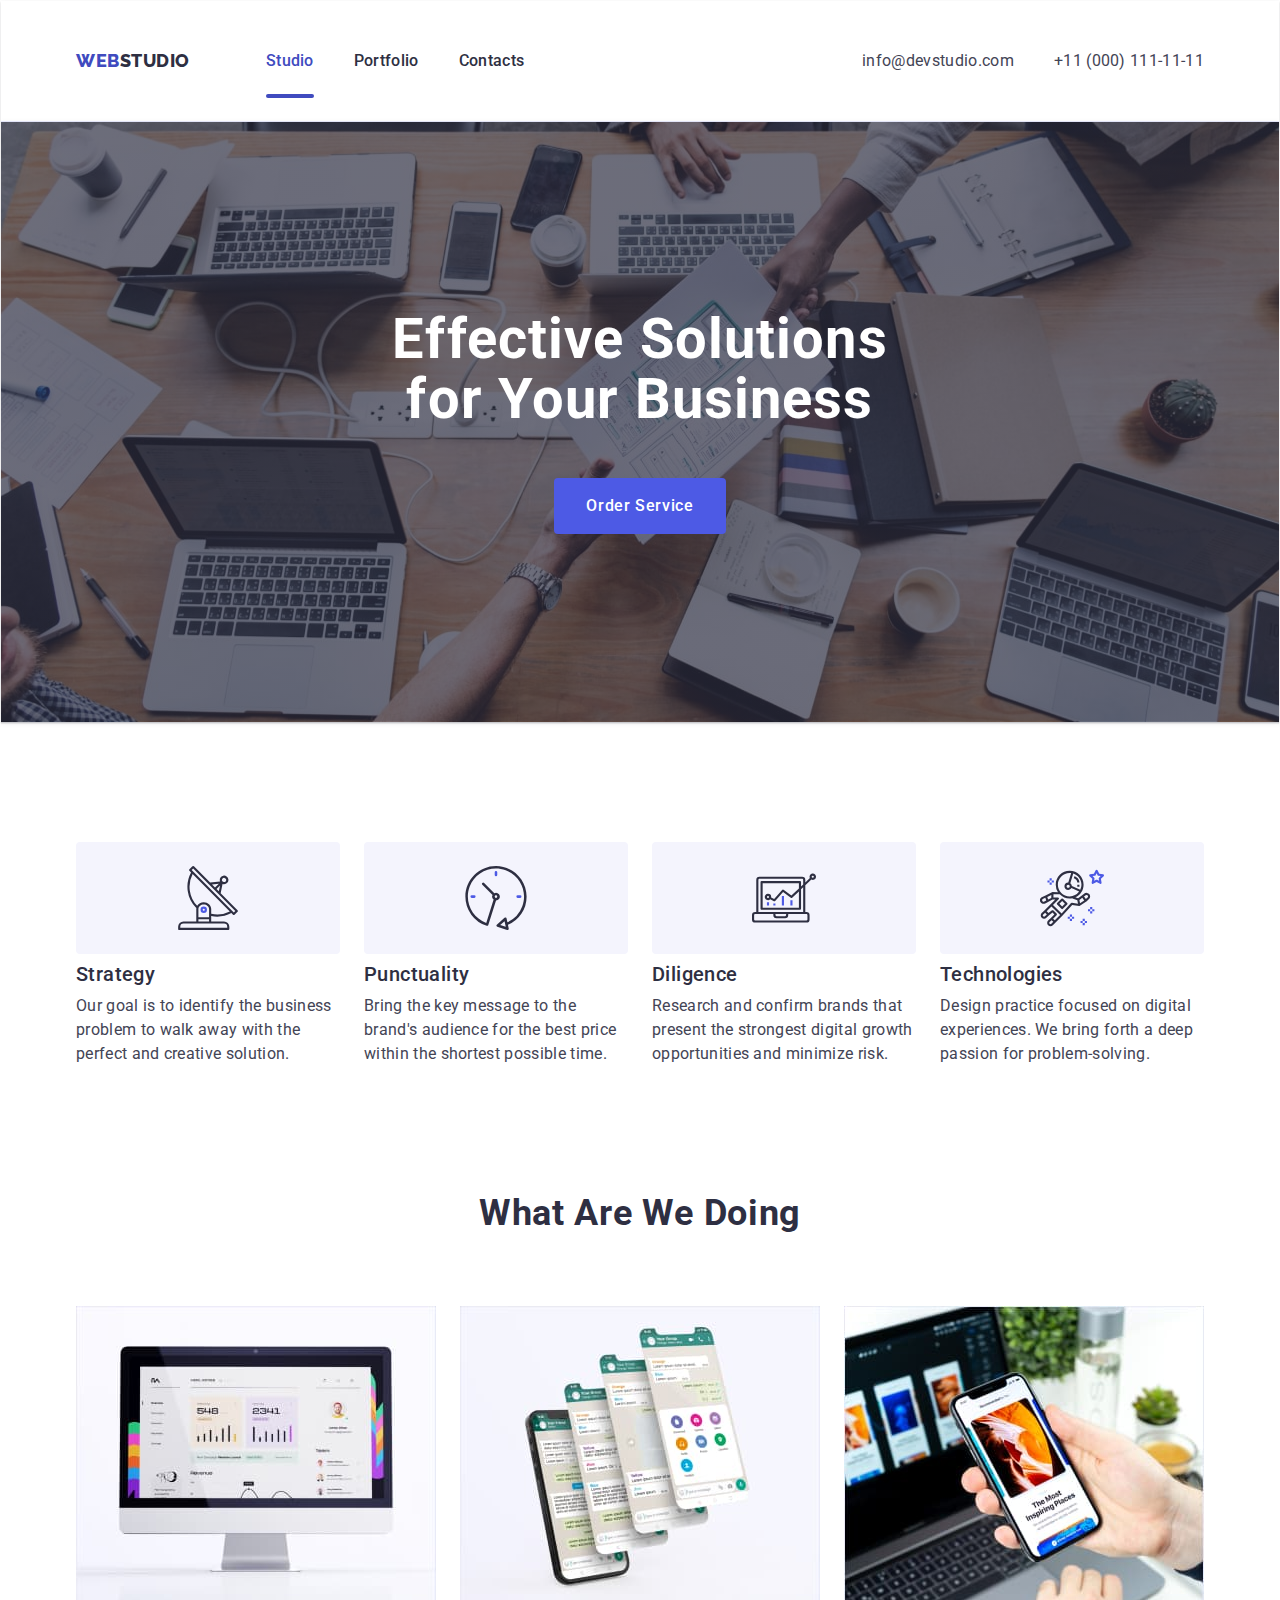
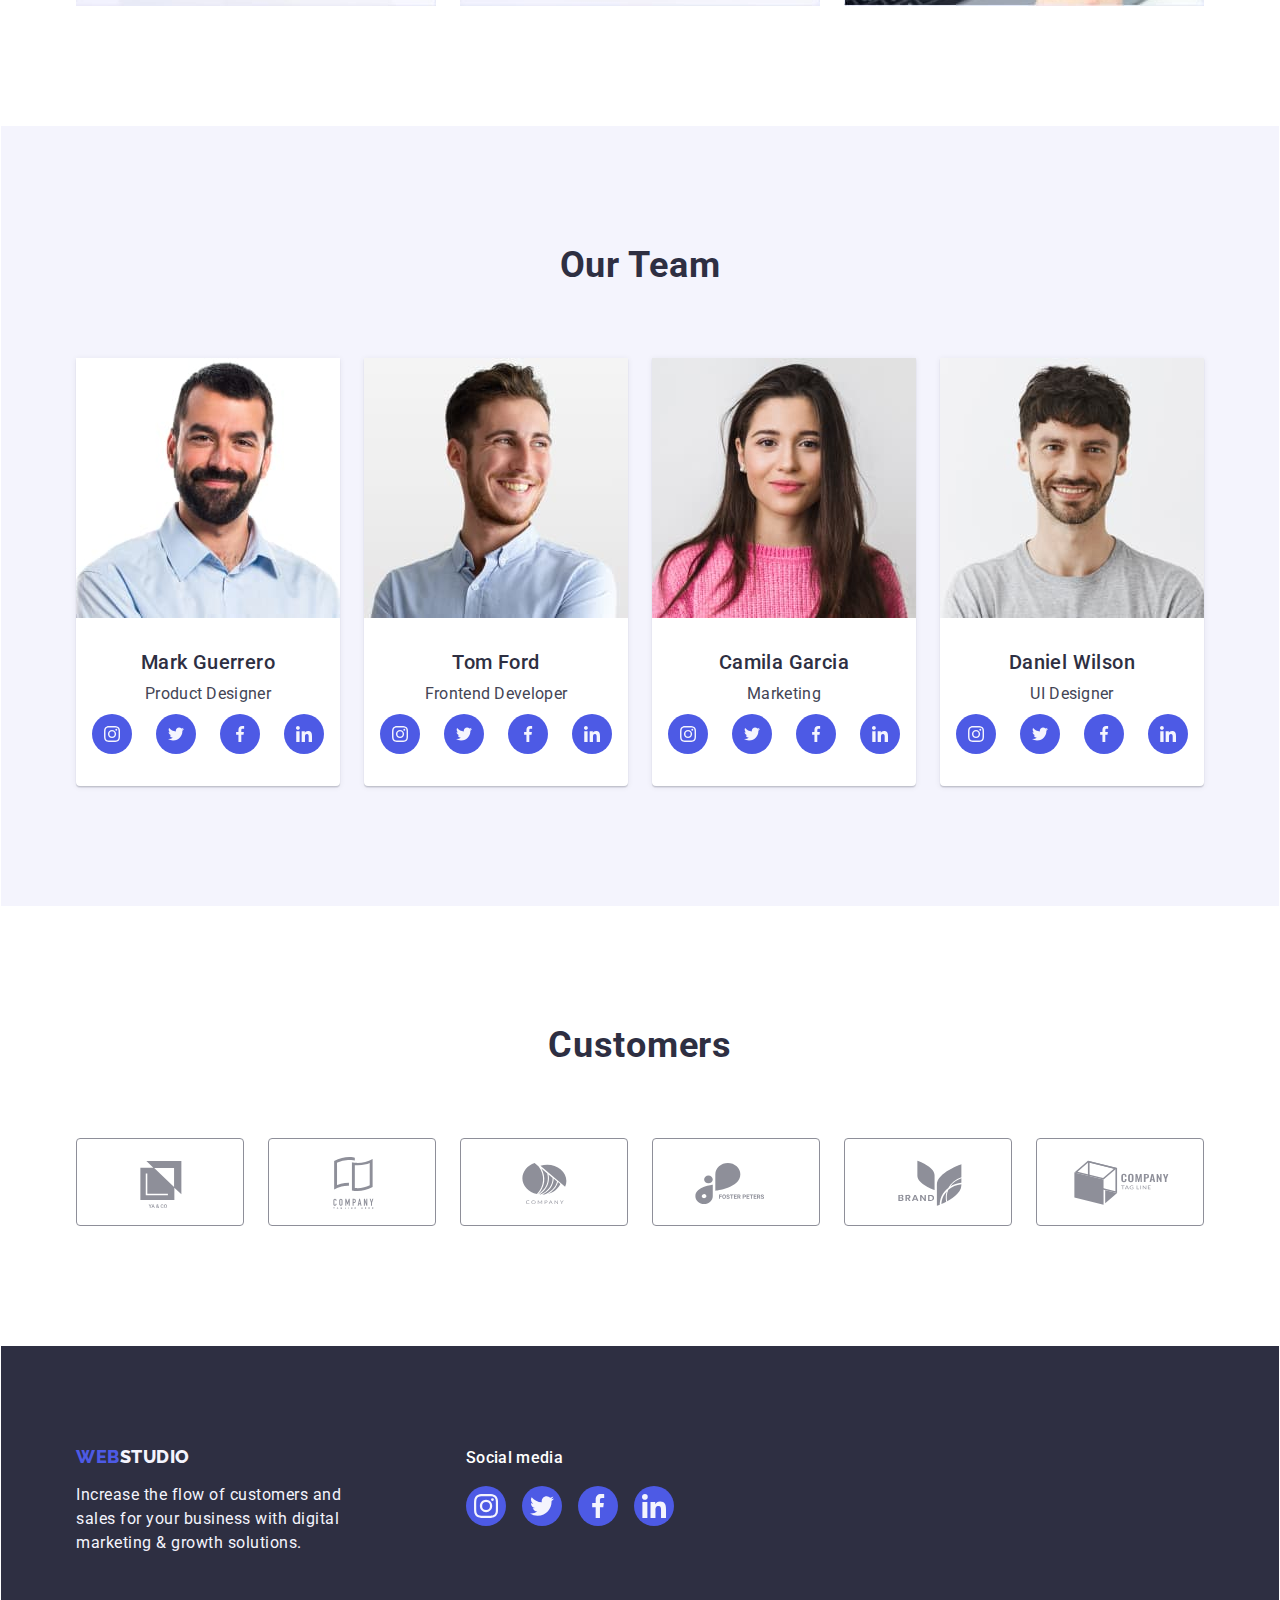
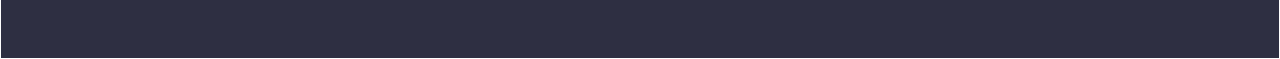
<file: index.html>
<!DOCTYPE html>
<html lang="en">
  <head>
    <meta charset="UTF-8" />
    <meta http-equiv="X-UA-Compatible" content="IE=edge" />
    <meta name="viewport" content="width=device-width, initial-scale=1.0" />
    <title>WEBSTUDIO</title>
    <link rel="preconnect" href="https://fonts.googleapis.com" />
    <link rel="preconnect" href="https://fonts.gstatic.com" crossorigin />
    <link
      href="https://fonts.googleapis.com/css2?family=Raleway:wght@800&family=Roboto:wght@400;500;700;900&display=swap"
      rel="stylesheet"
    />
    <link
      rel="stylesheet"
      href="https://cdnjs.cloudflare.com/ajax/libs/modern-normalize/2.0.0/modern-normalize.min.css"
    />
    <link rel="stylesheet" href="./css/style.css" />
  </head>
  <body>
    <!---------------------------- Header --------------------->
    <header class="header">
      <div class="container header-container">
        <nav class="header-navigation">
          <a href="./index.html" class="header-logo"
            >Web<span class="span-logo">Studio</span></a
          >
          <ul class="header-list list">
            <li>
              <a class="menu-item link current" href="./index.html">Studio</a>
            </li>
            <li>
              <a class="menu-item link" href="./portfolio.html">Portfolio</a>
            </li>
            <li><a class="menu-item link" href="">Contacts</a></li>
          </ul>
        </nav>
        <address class="header-address">
          <ul class="list">
            <li>
              <a
                class="header-address-link link"
                href="mailto:info@devstudio.com"
                >info@devstudio.com</a
              >
            </li>
            <li>
              <a class="header-address-link link" href="tel:+110001111111"
                >+11 (000) 111-11-11</a
              >
            </li>
          </ul>
        </address>
      </div>
    </header>

    <!-- main -->
    <main>
      <!-------------- SECTION 1 ------------------>
      <section class="hero">
        <div class="container hero-container">
          <h1 class="hero-title">Effective Solutions for Your Business</h1>
          <button class="button-service" type="button" data-modal-open>
            Order Service
          </button>
        </div>
      </section>

      <!-------------------------- section-2 ---------------->
      <section class="skills">
        <div class="container section-2-list-div">
          <h2 class="visually-hidden">about us</h2>
          <ul class="list">
            <li class="characteristics">
              <!-- strategy -->
              <div class="icon-characteristics">
                <svg class="about-icon" width="64" height="64">
                  <use href="./images/icons.svg#icon-antenna-1"></use>
                </svg>
              </div>

              <h3 class="second-title">Strategy</h3>
              <p class="paragraf">
                Our goal is to identify the business problem to walk away with
                the perfect and creative solution.
              </p>
            </li>
            <li class="characteristics">
              <!-- Punctuality -->
              <div class="icon-characteristics">
                <svg class="about-icon" width="64" height="64">
                  <use href="./images/icons.svg#icon-clock-1"></use>
                </svg>
              </div>
              <h3 class="second-title">Punctuality</h3>
              <p class="paragraf">
                Bring the key message to the brand's audience for the best price
                within the shortest possible time.
              </p>
            </li>
            <li class="characteristics">
              <!-- Diligence -->
              <div class="icon-characteristics">
                <svg class="about-icon" width="64" height="64">
                  <use href="./images/icons.svg#icon-diagram-1"></use>
                </svg>
              </div>
              <h3 class="second-title">Diligence</h3>
              <p class="paragraf">
                Research and confirm brands that present the strongest digital
                growth opportunities and minimize risk.
              </p>
            </li>
            <li class="characteristics">
              <!-- Technologies -->
              <div class="icon-characteristics">
                <svg class="about-icon" width="64" height="64">
                  <use href="./images/icons.svg#icon-astronaut-1"></use>
                </svg>
              </div>
              <h3 class="second-title">Technologies</h3>
              <p class="paragraf">
                Design practice focused on digital experiences. We bring forth a
                deep passion for problem-solving.
              </p>
            </li>
          </ul>
        </div>
      </section>

      <!------------------------------ section-3 -->
      <section class="doing">
        <div class="container section-3-list-div">
          <h2 class="title-main">What are we doing</h2>
          <ul class="list">
            <li class="work">
              <img
                src="./images/img1.jpg"
                alt="Laptop"
                width="360"
                height="300"
              />
            </li>
            <li class="work">
              <img
                src="./images/img2.jpg"
                alt="smartphone"
                width="360"
                height="300"
              />
            </li>
            <li class="work">
              <img
                src="./images/img3.jpg"
                alt="phone in hand"
                width="360"
                height="300"
              />
            </li>
          </ul>
        </div>
      </section>

      <!--------------------------------- section-4 --------------->
      <section class="sec-ourteam">
        <div class="container section-4-list-div">
          <h2 class="title-main">Our Team</h2>
          <ul class="list our-team">
            <!-- Mark Guerrero -->
            <li class="list-foto">
              <img
                src="./images/imgMark.jpg"
                alt="MarkGuerrero"
                width="264"
                height="260"
              />
              <div class="pib">
                <h3 class="second-title">Mark Guerrero</h3>
                <p class="paragraf">Product Designer</p>
                <ul class="social-networks-list">
                  <li class="list social-networks-item">
                    <a
                      class="social-networks"
                      href=""
                      target="_blank"
                      rel="noopener noreferrer"
                      ><svg class="team-social-icon" width="16" height="16">
                        <use
                          href="./images/icons.svg#icon-instagram"
                        ></use></svg
                    ></a>
                  </li>
                  <li class="list social-networks-item">
                    <a
                      class="social-networks"
                      href=""
                      target="_blank"
                      rel="noopener noreferrer"
                      ><svg class="team-social-icon" width="16" height="16">
                        <use href="./images/icons.svg#icon-twitter"></use></svg
                    ></a>
                  </li>

                  <li class="list social-networks-item">
                    <a
                      class="social-networks"
                      href=""
                      target="_blank"
                      rel="noopener noreferrer"
                      ><svg class="team-social-icon" width="16" height="16">
                        <use href="./images/icons.svg#icon-facebook"></use></svg
                    ></a>
                  </li>

                  <li class="list social-networks-item">
                    <a
                      class="social-networks"
                      href=""
                      target="_blank"
                      rel="noopener noreferrer"
                      ><svg class="team-social-icon" width="16" height="16">
                        <use href="./images/icons.svg#icon-linkedin"></use></svg
                    ></a>
                  </li>
                </ul>
              </div>
            </li>

            <!-- Tom Ford -->
            <li class="list-foto">
              <img
                src="./images/imgTom.jpg"
                alt="TomFord"
                width="264"
                height="260"
              />
              <div class="pib">
                <h3 class="second-title">Tom Ford</h3>
                <p class="paragraf">Frontend Developer</p>
                <ul class="social-networks-list">
                  <li class="list social-networks-item">
                    <a
                      class="social-networks"
                      href=""
                      target="_blank"
                      rel="noopener noreferrer"
                      ><svg class="team-social-icon" width="16" height="16">
                        <use
                          href="./images/icons.svg#icon-instagram"
                        ></use></svg
                    ></a>
                  </li>
                  <li class="list social-networks-item">
                    <a
                      class="social-networks"
                      href=""
                      target="_blank"
                      rel="noopener noreferrer"
                      ><svg class="team-social-icon" width="16" height="16">
                        <use href="./images/icons.svg#icon-twitter"></use></svg
                    ></a>
                  </li>
                  <li class="list social-networks-item">
                    <a
                      class="social-networks"
                      href=""
                      target="_blank"
                      rel="noopener noreferrer"
                      ><svg class="team-social-icon" width="16" height="16">
                        <use href="./images/icons.svg#icon-facebook"></use></svg
                    ></a>
                  </li>
                  <li class="list social-networks-item">
                    <a
                      class="social-networks"
                      href=""
                      target="_blank"
                      rel="noopener noreferrer"
                      ><svg class="team-social-icon" width="16" height="16">
                        <use href="./images/icons.svg#icon-linkedin"></use></svg
                    ></a>
                  </li>
                </ul>
              </div>
            </li>

            <!-- Camila Garcia -->
            <li class="list-foto">
              <img
                src="./images/imgcamila.jpg"
                alt="CamilaGarcia"
                width="264"
                height="260"
              />
              <div class="pib">
                <h3 class="second-title">Camila Garcia</h3>
                <p class="paragraf">Marketing</p>
                <ul class="social-networks-list">
                  <li class="list social-networks-item">
                    <a
                      class="social-networks"
                      href=""
                      target="_blank"
                      rel="noopener noreferrer"
                      ><svg class="team-social-icon" width="16" height="16">
                        <use
                          href="./images/icons.svg#icon-instagram"
                        ></use></svg
                    ></a>
                  </li>
                  <li class="list social-networks-item">
                    <a
                      class="social-networks"
                      href=""
                      target="_blank"
                      rel="noopener noreferrer"
                      ><svg class="team-social-icon" width="16" height="16">
                        <use href="./images/icons.svg#icon-twitter"></use></svg
                    ></a>
                  </li>
                  <li class="list social-networks-item">
                    <a
                      class="social-networks"
                      href=""
                      target="_blank"
                      rel="noopener noreferrer"
                      ><svg class="team-social-icon" width="16" height="16">
                        <use href="./images/icons.svg#icon-facebook"></use></svg
                    ></a>
                  </li>
                  <li class="list social-networks-item">
                    <a
                      class="social-networks"
                      href=""
                      target="_blank"
                      rel="noopener noreferrer"
                      ><svg class="team-social-icon" width="16" height="16">
                        <use href="./images/icons.svg#icon-linkedin"></use></svg
                    ></a>
                  </li>
                </ul>
              </div>
            </li>

            <!-- Daniel Wilson -->
            <li class="list-foto">
              <img
                src="./images/imgDaniel.jpg"
                alt="DanielWilson"
                width="264"
                height="260"
              />
              <div class="pib">
                <h3 class="second-title">Daniel Wilson</h3>
                <p class="paragraf">UI Designer</p>
                <ul class="social-networks-list">
                  <li class="list social-networks-item">
                    <a
                      class="social-networks"
                      href=""
                      target="_blank"
                      rel="noopener noreferrer"
                      ><svg class="team-social-icon" width="16" height="16">
                        <use
                          href="./images/icons.svg#icon-instagram"
                        ></use></svg
                    ></a>
                  </li>
                  <li class="list social-networks-item">
                    <a
                      class="social-networks"
                      href=""
                      target="_blank"
                      rel="noopener noreferrer"
                      ><svg class="team-social-icon" width="16" height="16">
                        <use href="./images/icons.svg#icon-twitter"></use></svg
                    ></a>
                  </li>
                  <li class="list social-networks-item">
                    <a
                      class="social-networks"
                      href=""
                      target="_blank"
                      rel="noopener noreferrer"
                      ><svg class="team-social-icon" width="16" height="16">
                        <use href="./images/icons.svg#icon-facebook"></use></svg
                    ></a>
                  </li>
                  <li class="list social-networks-item">
                    <a
                      class="social-networks"
                      href=""
                      target="_blank"
                      rel="noopener noreferrer"
                      ><svg class="team-social-icon" width="16" height="16">
                        <use href="./images/icons.svg#icon-linkedin"></use></svg
                    ></a>
                  </li>
                </ul>
              </div>
            </li>
          </ul>
        </div>
      </section>

      <!------------------------------- <section-5 -------------->
      <section class="customers">
        <div class="container">
          <h2 class="title-main">Customers</h2>
          <ul class="list customers-list">
            <li class="item-customers list">
              <a class="customers-a" href="">
                <svg class="customers-icon" width="104" height="56">
                  <use href="./images/icons.svg#icon-Logo1"></use>
                </svg>
              </a>
            </li>
            <li class="item-customers list">
              <a class="customers-a" href=""
                ><svg class="customers-icon" width="104" height="56">
                  <use href="./images/icons.svg#icon-Logo2"></use></svg
              ></a>
            </li>
            <li class="item-customers list">
              <a class="customers-a" href=""
                ><svg class="customers-icon" width="104" height="56">
                  <use href="./images/icons.svg#icon-Logo3"></use></svg
              ></a>
            </li>
            <li class="item-customers list">
              <a class="customers-a" href=""
                ><svg class="customers-icon" width="104" height="56">
                  <use href="./images/icons.svg#icon-Logo4"></use></svg
              ></a>
            </li>
            <li class="item-customers list">
              <a class="customers-a" href=""
                ><svg class="customers-icon" width="104" height="56">
                  <use href="./images/icons.svg#icon-Logo5"></use></svg
              ></a>
            </li>
            <li class="item-customers list">
              <a class="customers-a" href=""
                ><svg class="customers-icon" width="104" height="56">
                  <use href="./images/icons.svg#icon-Logo6"></use></svg
              ></a>
            </li>
          </ul>
        </div>
      </section>
    </main>

    <!---------------------------- footer ---------------------->
    <footer class="footer">
      <div class="footer-flex container">
        <div class="container footer-a-p">
          <a class="footer-logo link" href="./index.html"
            >Web<span class="web">Studio</span></a
          >
          <p class="footer-p">
            Increase the flow of customers and <br />
            sales for your business with digital <br />
            marketing & growth solutions.
          </p>
        </div>

        <div class="footer-social">
          <p class="footer-social-p">Social media</p>
          <ul class="footer-social-list list">
            <li class="social-list-item">
              <a href class="footer-social-list-link">
                <svg class="social-link-ico" width="24" height="24">
                  <use href="./images/icons.svg#icon-instagram"></use>
                </svg>
              </a>
            </li>

            <li class="social-list-item">
              <a href class="footer-social-list-link">
                <svg class="social-link-ico" width="24" height="24">
                  <use href="./images/icons.svg#icon-twitter"></use>
                </svg>
              </a>
            </li>

            <li class="social-list-item">
              <a href class="footer-social-list-link">
                <svg class="social-link-ico" width="24" height="24">
                  <use href="./images/icons.svg#icon-facebook"></use>
                </svg>
              </a>
            </li>

            <li class="social-list-item">
              <a href class="footer-social-list-link">
                <svg class="social-link-ico" width="24" height="24">
                  <use href="./images/icons.svg#icon-linkedin"></use>
                </svg>
              </a>
            </li>
          </ul>
        </div>
      </div>
    </footer>
    <div class="backdrop is-hidden" data-modal>
      <div class="modal">
        <button type="button" class="modal-close" data-modal-close>
          <svg class="modal-close-icon" width="8" height="8">
            <use href="./images/icons.svg#icon-close-black"></use>
          </svg>
        </button>
      </div>
    </div>
    <script src="https://unpkg.com/aos@2.3.1/dist/aos.js"></script>
    <script>
      AOS.init();
    </script>
    <script src="./js/modal.js"></script>
  </body>
</html>
</file>
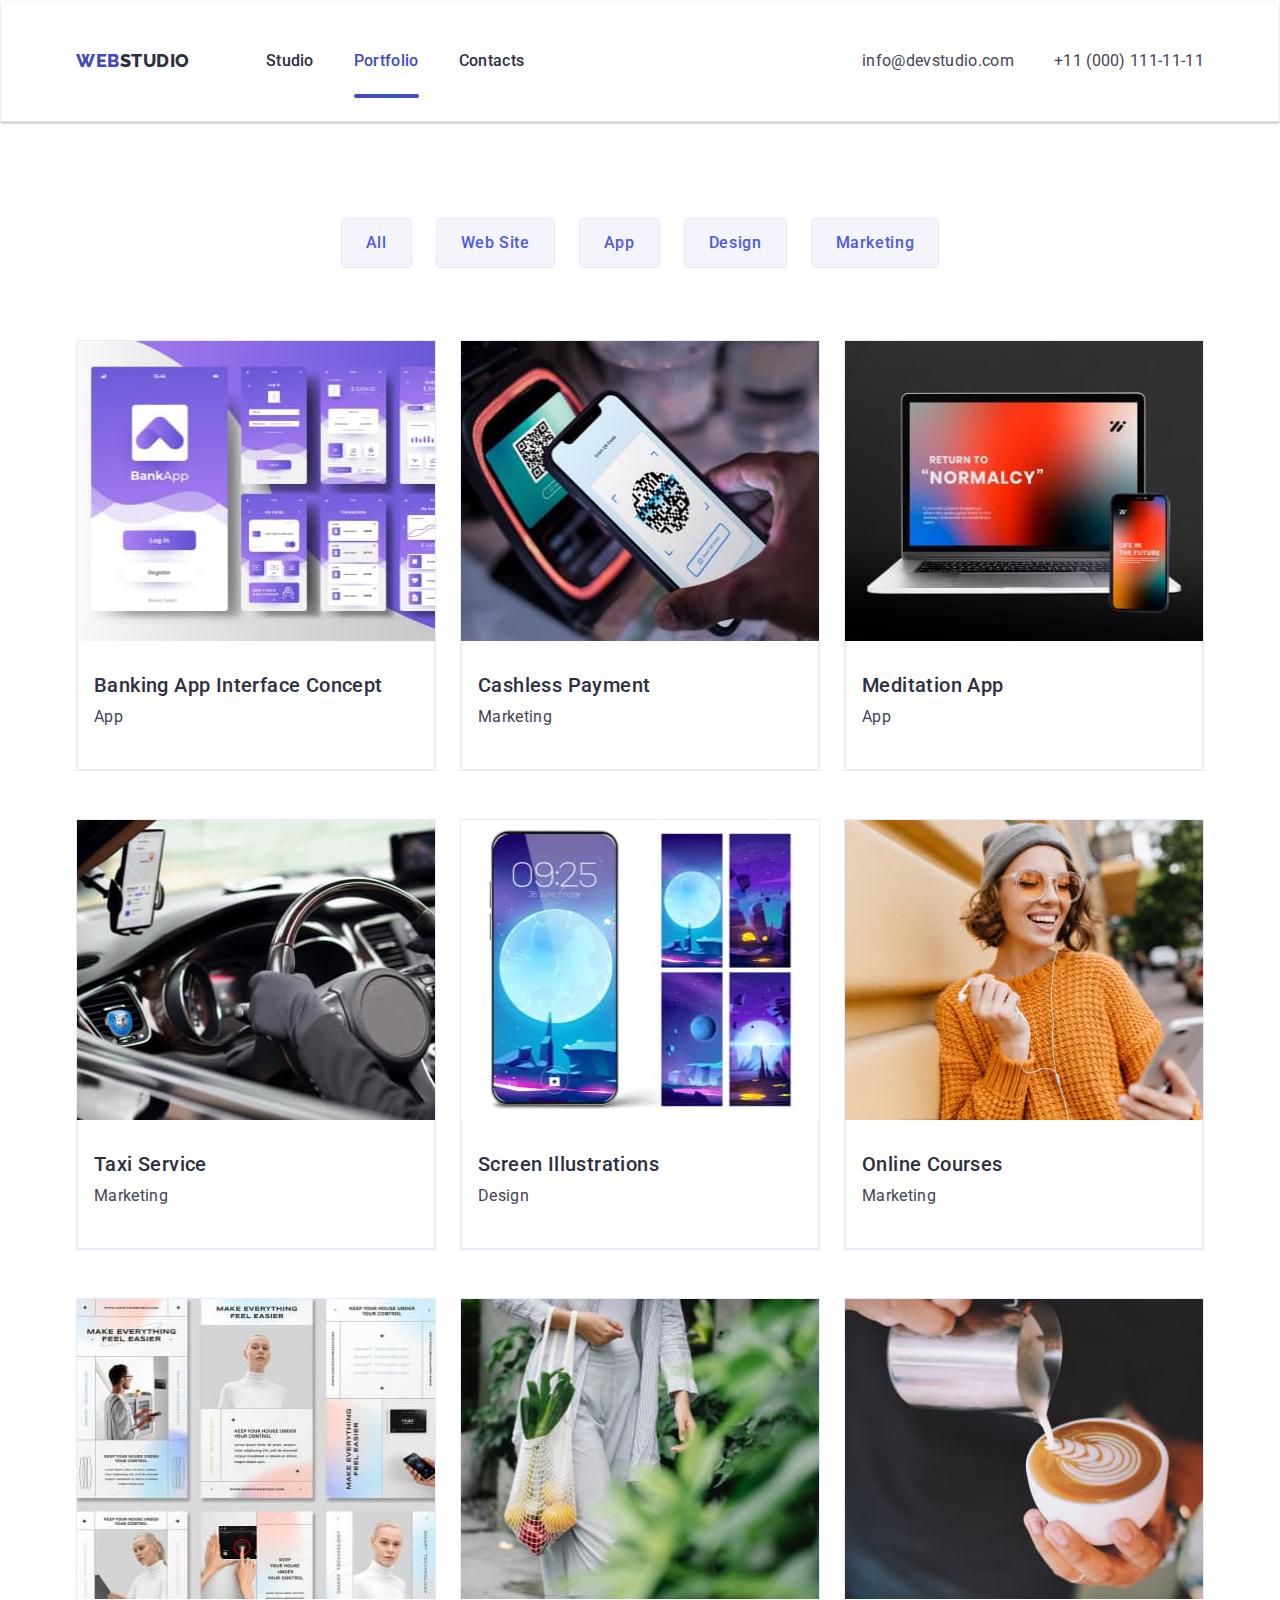
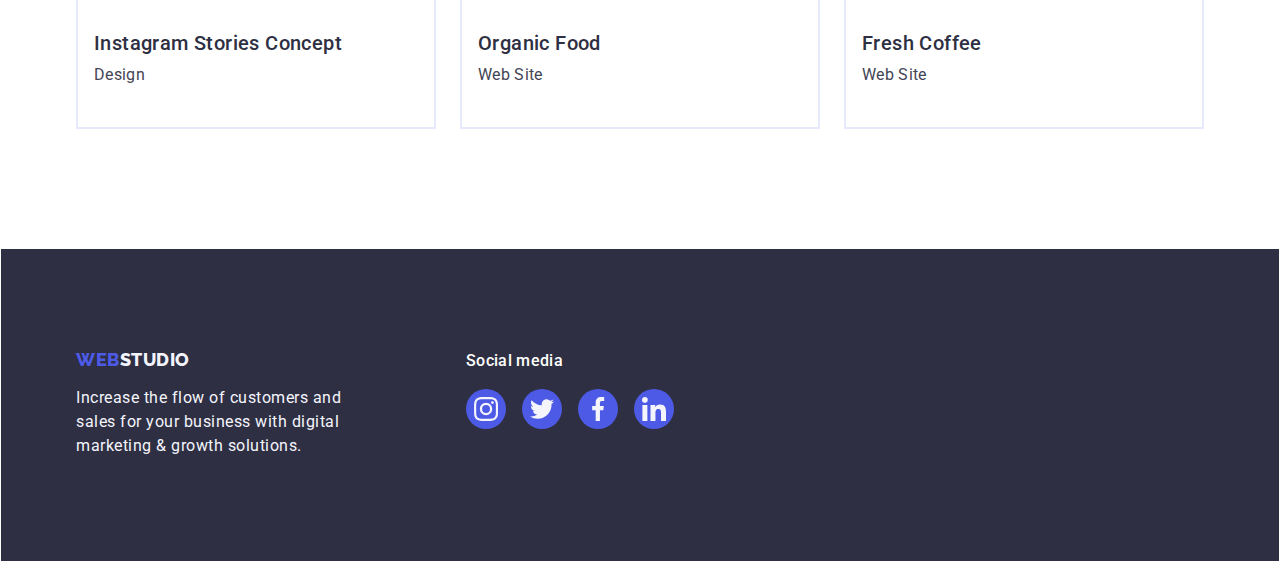
<file: portfolio.html>
<!DOCTYPE html>
<html lang="en">
  <head>
    <meta charset="UTF-8" />
    <meta http-equiv="X-UA-Compatible" content="IE=edge" />
    <meta name="viewport" content="width=device-width, initial-scale=1.0" />
    <title>WEBSTUDIO</title>
    <link rel="preconnect" href="https://fonts.googleapis.com" />
    <link rel="preconnect" href="https://fonts.gstatic.com" crossorigin />
    <link
      href="https://fonts.googleapis.com/css2?family=Raleway:wght@800&family=Roboto:wght@400;500;700;900&display=swap"
      rel="stylesheet"
    />
    <link
      rel="stylesheet"
      href="https://cdnjs.cloudflare.com/ajax/libs/modern-normalize/2.0.0/modern-normalize.min.css"
    />
    <link rel="stylesheet" href="./css/style.css" />
  </head>

  <body>
    <!---------------------------- Header --------------------->
    <header class="header">
      <div class="container header-container">
        <nav class="header-navigation">
          <a href="./index.html" class="header-logo"
            >Web<span class="span-logo">Studio</span></a
          >
          <ul class="header-list list">
            <li><a class="menu-item link" href="./index.html">Studio</a></li>
            <li>
              <a class="menu-item link current" href="./portfolio.html"
                >Portfolio</a
              >
            </li>
            <li><a class="menu-item link" href="">Contacts</a></li>
          </ul>
        </nav>
        <address class="header-address">
          <ul class="list">
            <li>
              <a
                class="header-address-link link"
                href="mailto:info@devstudio.com"
                >info@devstudio.com</a
              >
            </li>
            <li>
              <a class="header-address-link link" href="tel:+110001111111"
                >+11 (000) 111-11-11</a
              >
            </li>
          </ul>
        </address>
      </div>
    </header>

    <!-- main -->
    <main>
      <section class="portfolio">
        <div class="container">
          <h1 hidden>some crap</h1>
          <ul class="list portfolio-button-list">
            <li>
              <button type="button" class="button-all">All</button>
            </li>
            <li>
              <button type="button" class="button-all">Web Site</button>
            </li>
            <li>
              <button type="button" class="button-all">App</button>
            </li>
            <li>
              <button type="button" class="button-all">Design</button>
            </li>
            <li>
              <button type="button" class="button-all">Marketing</button>
            </li>
          </ul>

          <ul class="list portfolio-list">
            <li class="item-list">
              <a href="" class="link portfolio-link">
                <div class="portfolio-cover-wrap">
                  <img
                    src="./images/portfolio1.jpg"
                    alt="Banking App Interface Concept"
                    width="360"
                    height="300"
                  />
                  <p class="portfolio-cover-text">
                    14 Stylish and User-Friendly App Design Concepts · Task
                    Manager App · Calorie Tracker App · Exotic Fruit Ecommerce
                    App · Cloud Storage App
                  </p>
                </div>
                <div class="portfolio-div-h2p">
                  <h2 class="title-link">Banking App Interface Concept</h2>
                  <p class="paragraf">App</p>
                </div>
              </a>
            </li>

            <li class="item-list">
              <a href="" class="link portfolio-link">
                <div class="portfolio-cover-wrap">
                  <img
                    src="./images/portfolio2.jpg"
                    alt="pay by phone"
                    width="360"
                    height="300"
                  />
                  <p class="portfolio-cover-text">
                    14 Stylish and User-Friendly App Design Concepts · Task
                    Manager App · Calorie Tracker App · Exotic Fruit Ecommerce
                    App · Cloud Storage App
                  </p>
                </div>
                <div class="portfolio-div-h2p">
                  <h2 class="title-link">Cashless Payment</h2>
                  <p class="paragraf">Marketing</p>
                </div>
              </a>
            </li>

            <li class="item-list">
              <a href="" class="link portfolio-link">
                <div class="portfolio-cover-wrap">
                  <img
                    src="./images/portfolio3.jpg"
                    alt="laptop and phone"
                    width="360"
                    height="300"
                  />
                  <p class="portfolio-cover-text">
                    14 Stylish and User-Friendly App Design Concepts · Task
                    Manager App · Calorie Tracker App · Exotic Fruit Ecommerce
                    App · Cloud Storage App
                  </p>
                </div>
                <div class="portfolio-div-h2p">
                  <h2 class="title-link">Meditation App</h2>
                  <p class="paragraf">App</p>
                </div>
              </a>
            </li>

            <li class="item-list">
              <a href="" class="link portfolio-link">
                <div class="portfolio-cover-wrap">
                  <img
                    src="./images/portfolio4.jpg"
                    alt="hands on the wheel"
                    width="360"
                    height="300"
                  />
                  <p class="portfolio-cover-text">
                    14 Stylish and User-Friendly App Design Concepts · Task
                    Manager App · Calorie Tracker App · Exotic Fruit Ecommerce
                    App · Cloud Storage App
                  </p>
                </div>
                <div class="portfolio-div-h2p">
                  <h2 class="title-link">Taxi Service</h2>
                  <p class="paragraf">Marketing</p>
                </div>
              </a>
            </li>

            <li class="item-list">
              <a href="" class="link portfolio-link">
                <div class="portfolio-cover-wrap">
                  <img
                    src="./images/portfolio5.jpg"
                    alt="screensavers for phone"
                    width="360"
                    height="300"
                  />
                  <p class="portfolio-cover-text">
                    14 Stylish and User-Friendly App Design Concepts · Task
                    Manager App · Calorie Tracker App · Exotic Fruit Ecommerce
                    App · Cloud Storage App
                  </p>
                </div>
                <div class="portfolio-div-h2p">
                  <h2 class="title-link">Screen Illustrations</h2>
                  <p class="paragraf">Design</p>
                </div>
              </a>
            </li>

            <li class="item-list">
              <a href="" class="link portfolio-link">
                <div class="portfolio-cover-wrap">
                  <img
                    src="./images/portfolio6.jpg"
                    alt="smiling girl looks at the phone"
                    width="360"
                    height="300"
                  />
                  <p class="portfolio-cover-text">
                    14 Stylish and User-Friendly App Design Concepts · Task
                    Manager App · Calorie Tracker App · Exotic Fruit Ecommerce
                    App · Cloud Storage App
                  </p>
                </div>
                <div class="portfolio-div-h2p">
                  <h2 class="title-link">Online Courses</h2>
                  <p class="paragraf">Marketing</p>
                </div>
              </a>
            </li>

            <li class="item-list">
              <a href="" class="link portfolio-link">
                <div class="portfolio-cover-wrap">
                  <img
                    src="./images/portfolio7.jpg"
                    alt="what a piece of shit"
                    width="360"
                    height="300"
                  />
                  <p class="portfolio-cover-text">
                    14 Stylish and User-Friendly App Design Concepts · Task
                    Manager App · Calorie Tracker App · Exotic Fruit Ecommerce
                    App · Cloud Storage App
                  </p>
                </div>
                <div class="portfolio-div-h2p">
                  <h2 class="title-link">Instagram Stories Concept</h2>
                  <p class="paragraf">Design</p>
                </div>
              </a>
            </li>

            <li class="item-list">
              <a href="" class="link portfolio-link">
                <div class="portfolio-cover-wrap">
                  <img
                    src="./images/portfolio8.jpg"
                    alt="bag with vegetables on hand"
                    width="360"
                    height="300"
                  />
                  <p class="portfolio-cover-text">
                    14 Stylish and User-Friendly App Design Concepts · Task
                    Manager App · Calorie Tracker App · Exotic Fruit Ecommerce
                    App · Cloud Storage App
                  </p>
                </div>
                <div class="portfolio-div-h2p">
                  <h2 class="title-link">Organic Food</h2>
                  <p class="paragraf">Web Site</p>
                </div>
              </a>
            </li>

            <li class="item-list">
              <a href="" class="link portfolio-link">
                <div class="portfolio-cover-wrap">
                  <img
                    src="./images/portfolio9.jpg"
                    alt="the barista makes coffee"
                    width="360"
                    height="300"
                  />
                  <p class="portfolio-cover-text">
                    14 Stylish and User-Friendly App Design Concepts · Task
                    Manager App · Calorie Tracker App · Exotic Fruit Ecommerce
                    App · Cloud Storage App
                  </p>
                </div>
                <div class="portfolio-div-h2p">
                  <h2 class="title-link">Fresh Coffee</h2>
                  <p class="paragraf">Web Site</p>
                </div>
              </a>
            </li>
          </ul>
        </div>
      </section>
    </main>

    <!---------------------------- footer ---------------------->
    <footer class="footer">
      <div class="footer-flex container">
        <div class="container footer-a-p">
          <a class="footer-logo link" href="./index.html"
            >Web<span class="web">Studio</span></a
          >
          <p class="footer-p">
            Increase the flow of customers and <br />
            sales for your business with digital <br />
            marketing & growth solutions.
          </p>
        </div>

        <div class="footer-social">
          <p class="footer-social-p">Social media</p>
          <ul class="footer-social-list list">
            <li class="social-list-item">
              <a href class="footer-social-list-link">
                <svg class="social-link-ico" width="24" height="24">
                  <use href="./images/icons.svg#icon-instagram"></use>
                </svg>
              </a>
            </li>

            <li class="social-list-item">
              <a href class="footer-social-list-link">
                <svg class="social-link-ico" width="24" height="24">
                  <use href="./images/icons.svg#icon-twitter"></use>
                </svg>
              </a>
            </li>

            <li class="social-list-item">
              <a href class="footer-social-list-link">
                <svg class="social-link-ico" width="24" height="24">
                  <use href="./images/icons.svg#icon-facebook"></use>
                </svg>
              </a>
            </li>

            <li class="social-list-item">
              <a href class="footer-social-list-link">
                <svg class="social-link-ico" width="24" height="24">
                  <use href="./images/icons.svg#icon-linkedin"></use>
                </svg>
              </a>
            </li>
          </ul>
        </div>
      </div>
    </footer>
  </body>
</html>
</file>
<file: css/style.css>
*,
*::before,
*::after {
  margin: 0;
  padding: 0;
}

:root {
  --background-color: #ffffff;
}

body {
  font-family: 'Roboto', normal;
  padding: 1px;
  /* width: 1440px; */
  background-color: var(--background-color);
  margin: 0 auto;
  /* box-sizing: border-box;
  margin-left: auto;
  margin-right: auto; */
}

/* Всем заголовкам и абзацам убираем отступы сверху сниху от браузера */
p,
h1,
h2,
h3,
h4,
h5,
h6 {
  margin: 0;
}

ul,
ol {
  margin: 0;
  padding: 0;
}

img {
  /* убираем снизу отступ от каждой картинки */
  display: block;
  /* максимальная ширина, чтоб не растягивались */
  max-width: 100%;
}

a {
  text-decoration: none;
}

/* Спискам убрать точки */
.list {
  list-style: none;
  color: #434455;
  /* outline: 2px solid green; */
}

.list {
  display: flex;
  align-items: center;
  gap: 40px;
  margin-top: 0px;
  margin-bottom: 0px;
}

.link {
  text-decoration: none;
  font-weight: 500;
  line-height: 1.5;
  letter-spacing: 0.02em;
  color: #2e2f42;
}

/* Х-Е-Д-Е-Р */
/**--------------------- HEADER------------------ */

/**-------------------- CONTAINER ------------------------ */
.container {
  width: 1158px;
  margin: 0 auto;
  padding: 0 15px;
  /* outline: 2px solid red; */
  /* box-shadow: 0px 4px 16px rgba(0, 0, 0, 0.25); */
}

.header {
  box-sizing: border-box;
  background: #ffffff;
  border-bottom: 1px solid #e7e9fc;
  box-shadow: 0px 2px 1px rgba(46, 47, 66, 0.08),
    0px 1px 1px rgba(46, 47, 66, 0.16), 0px 1px 6px rgba(46, 47, 66, 0.08);
}

.header-container {
  display: flex;
  align-items: center;
  justify-content: space-between;
}

.header-navigation {
  display: flex;
  align-items: center;
}

.header-logo {
  position: relative;
  font-family: 'Raleway', sans-serif;
  font-weight: 800;
  font-size: 18px;
  line-height: 1.17;
  letter-spacing: 0.03em;
  text-transform: uppercase;
  /* text-transform: uppercase; РЕГІСТР СИМВОЛІВ У ТЕКСТІ */
  color: #404bbf;
  margin-right: 76px;
}

.header-list {
  display: flex;
  gap: 40px;
}

.header-list :first-child {
  padding-top: 24px;
  padding-bottom: 24px;
}

.header-address {
  font-style: normal;
  /* font-style: normal; НАКРЕСЛЕННЯ ТЕКСТУ, НОРМ, КУРСИВ */
}

.span-logo {
  color: #2e2f42;
}
/** ----------------address------------------- */

.header-address-link {
  text-decoration: none;
  font-weight: 400;
  font-size: 16px;
  line-height: 1.5;
  letter-spacing: 0.02em;
  color: #434455;
  transition: color 250ms cubic-bezier(0.4, 0, 0.2, 1);
}

.header-address-link:hover,
.header-address-link:focus {
  color: #404bbf;
}

.menu-item {
  position: relative;
  /* встановлення позиціонування елемента 
  відносно його звичайного місця в потоці документу */

  display: block;

  padding: 24px 0;

  text-decoration: none;
  /* text-decoration: none; ПРИБРАТИ ПІДКРЕСЛЕННЯ */

  font-weight: 500;
  /* font-weight: 500; ТОВЩИНА ШРИФТУ */

  line-height: 1.5;
  /* line-height: 1.5; МІЖРЯДКОВИЙ ІНТЕРВАЛ */

  letter-spacing: 0.02em;
  /* letter-spacing: 0.02em; ІНТЕРВАЛ МІЖ СИМВОЛАМИ */

  /* color: #404bbf; */
  color: #2e2f42;

  transition: color 250ms cubic-bezier(0.4, 0, 0.2, 1);
  /* для плавної зміни кольору текстового контенту */
}

/* .menu-item:hover::after,  */
/* .menu-item:focus::after */

.menu-item::after {
  position: absolute;
  bottom: 0;
  bottom: -1px;
  left: 0;
  width: 100%;
  height: 4px;
  background-color: #404bbf;
  border-radius: 2px;
  content: '';
  opacity: 0;
}

.menu-item.current::after {
  opacity: 1;
  animation: enphasisDropDown 250ms ease-in-out;
}

.menu-item.current:hover::after,
.menu-item.current:focus::after {
  opacity: 1;
}

.menu-item:hover,
.menu-item:focus,
.menu-item.current {
  color: #404bbf;
}

.portfolio-list .link {
  background: #ffffff;
  border: 1px solid #e7e9fc;
}

/**---------------------- section 1 --------------------- */

.hero {
  /* margin: 0 auto; */
  padding: 188px 0;
  margin: 0 auto;
  background: #2e2f42;
  box-shadow: 0px 2px 1px rgba(46, 47, 66, 0.08),
    0px 1px 1px rgba(46, 47, 66, 0.16), 0px 1px 6px rgba(46, 47, 66, 0.08);
  background-image: linear-gradient(
      rgba(46, 47, 66, 0.7),
      rgba(46, 47, 66, 0.7)
    ),
    url(../images/hero-bg.jpg);
  background-repeat: no-repeat;
  background-position: center;
  background-size: cover;
  max-width: 1440px;
}

.hero-container {
  display: flex;
  flex-direction: column;
  align-items: center;
}

.hero-title {
  font-size: 56px;
  font-family: 'Roboto';
  font-style: normal;
  font-weight: 700;
  line-height: 1.07;
  margin-top: 0px;
  margin-bottom: 48px;

  max-width: 496px;
  text-align: center;

  letter-spacing: 0.02em;
  color: #ffffff;
}

.button-service {
  /* для можливості центрувати кнопку через властивість margin */
  display: block;

  /* визначення мінімальної ширини кнопки */
  min-width: 169px;
  height: 56px;

  /* вимкнення стандартного оформлення кнопки */
  border: none;

  /* визначення заокруглень у кнопки */
  border-radius: 4px;

  /* визначення типу курсору на кнопці */
  cursor: pointer;

  /* white-space: nowrap; Запобігти переносу тексту */
  white-space: nowrap;
  padding: 8px 32px;
  gap: 10px;

  background-color: #4d5ae5;
  font-family: 'Roboto', sans-serif;
  font-weight: 500;
  font-size: 16px;
  line-height: 1.5;
  letter-spacing: 0.04em;
  color: #ffffff;
  cursor: pointer;
  /* cursor: pointer; ТИП ВКАЗІВНИКА МИШІ НА ОБ'ЄКТІ, pointer вказівник, рука */
  transition: background-color 250ms cubic-bezier(0.4, 0, 0.2, 1);
}

.button-service:hover,
.button-service:focus {
  background-color: #404bbf;
}

/** -------------------- section 2 ----------------- */

.skills {
  padding: 120px 0;
}

.section-2-list-div .list {
  gap: 24px;
}

.characteristics {
  width: calc((100% - 72px) / 4);
}

.icon-characteristics {
  display: flex;
  align-items: center;
  justify-content: center;
  height: 112px;
  background-color: #f4f4fd;
  border-radius: 4px;
  margin-bottom: 8px;
}

.second-title {
  font-weight: 500;
  font-size: 20px;
  line-height: 1.2;
  letter-spacing: 0.02em;
  color: #2e2f42;
}

.visually-hidden {
  position: absolute;
  height: 1px;
  width: 1px;
  margin: -1px;
  border: 0;
  padding: 0;
  white-space: nowrap;
  clip-path: inset(100%);
  clip: rect(0 0 0 0);
  overflow: hidden;
}

.characteristics .second-title {
  margin-bottom: 8px;
}

.paragraf {
  font-family: 'Roboto';
  font-style: normal;
  font-weight: 400;
  font-size: 16px;
  line-height: 1.5;
  letter-spacing: 0.02em;
  font-size: 16px;
  color: #434455;
  margin-bottom: 8px;
}

/**--------------------------- section 3 ---------------------- */

.doing {
  padding-bottom: 120px;
}

.section-3-list-div .list {
  gap: 24px;
}

.title-main {
  font-size: 36px;
  line-height: 1.11;
  text-align: center;
  /* text-align: center; ВИРІВНЮВАННЯ ТЕКСТУ ЗА ГОРИЗОНТАЛЛЮ */
  text-transform: capitalize;
  /* text-transform: capitalize; РЕГІСТР ТЕКСТУ, CAPITALIZE-перша літера кожного слова перетворюється на ВЕЛИКУ */
  color: #2e2f42;
  letter-spacing: 0.02em;
  margin-bottom: 72px;
}

.work {
  width: calc((100% - 48px) / 3);
}

/** -------------------------- section 4 -----------------*/
.sec-ourteam {
  padding: 120px 0;
  background-color: #f4f4fd;
}

.section-4-list-div {
  display: flex;
  flex-direction: column;
  align-items: center;
  margin: o auto;
  padding-left: 0px;
  padding-right: 0px;
}

.our-team {
  gap: 24px;
  /* background-color: tomato; */
}

.list-foto {
  border-radius: 0px 0px 4px 4px;
  background-color: #ffffff;
  box-shadow: 0px 1px 6px rgba(46, 47, 66, 0.08),
    0px 1px 1px rgba(46, 47, 66, 0.16), 0px 2px 1px rgba(46, 47, 66, 0.08);
}

.pib {
  padding: 32px 16px;
}

.pib .second-title {
  text-align: center;
  margin-bottom: 8px;
}

.list-foto .second-title {
  text-align: center;
}

.pib .paragraf {
  text-align: center;
}

.social-networks-list {
  display: flex;
  align-items: center;
  justify-content: center;
  gap: 24px;
}

.social-networks-item {
  width: 40px;
  height: 40px;
  list-style: none;
}

.social-networks {
  width: 100%;
  height: 100%;
  background-color: #4d5ae5;
  border-radius: 50%;
  display: flex;
  align-items: center;
  justify-content: center;
  transition: background-color 250ms cubic-bezier(0.4, 0, 0.2, 1);
}

.social-networks:hover,
.social-networks:focus {
  background-color: #404bbf;
}

.team-social-icon {
  fill: #f4f4fd;
}

/*--------------------------- section 5 ------------------*/

.customers {
  padding-top: 120px;
  padding-bottom: 120px;
}

.customers-list {
  gap: 24px;
}

.item-customers {
  width: calc((100% - 120px) / 6);
  height: 88px;
}

.customers-a {
  width: 100%;
  height: 100%;
  border: 1px solid #8e8f99;
  border-radius: 4px;
  align-items: center;
  justify-content: center;
  color: #8e8f99;
  display: flex;
  transition: border-color 250ms cubic-bezier(0.4, 0, 0.2, 1),
    color 250ms cubic-bezier(0.4, 0, 0.2, 1);
}

.customers-a:hover,
.customers-a:focus {
  border-color: #404bbf;
  color: #404bbf;
}

.customers-icon {
  fill: currentColor;
}

/**--------------------- footer -------------------------- */

.footer {
  display: flex;
  justify-content: center;
  padding: 100px 0;
  background: #2e2f42;
}

.footer-flex {
  display: flex;
  align-items: baseline;
}

.footer-a-p {
  margin-right: 120px;
  margin-left: 0px;
  width: 270px;
  padding-left: 0px;
  padding-right: 0px;
  /* display: flex;
  flex-direction: column;
  align-items: left; */

  /* padding-top: 100px;
  padding-bottom: 100px; */
}

.footer-logo {
  display: inline-block;
  font-family: 'Raleway', sans-serif;
  font-weight: 800;
  font-size: 18px;
  line-height: 1.17;
  letter-spacing: 0.03em;
  text-transform: uppercase;
  /* text-transform: uppercase; РЕГІСТР СИМВОЛІВ У ТЕКСТІ */
  color: #4d5ae5;
  margin-bottom: 16px;
}

.web {
  color: #f4f4fd;
}

.footer-p {
  color: #f4f4fd;
  font-weight: 400;
  font-size: 16px;
  line-height: 1.5;
  letter-spacing: 0.032em;
  /* letter-spacing: 0.032em; ІНТЕРВАЛ МІЖ СИМВОЛАМИ */
}

.footer-social {
  display: flex;
  flex-direction: column;
}

.footer-social-list {
  display: flex;
  justify-content: center;
  align-items: center;
  gap: 16px;
  padding-bottom: 32px;
}

.footer-social-p {
  font-weight: 500;
  font-size: 16px;
  line-height: 1.5;
  letter-spacing: 0.02em;
  color: #ffffff;
  margin-bottom: 16px;
}

.footer-social-list-link {
  display: flex;
  justify-content: center;
  align-items: center;
  width: 40px;
  height: 40px;
  border-radius: 50%;
  background-color: #4d5ae5;
  transition: background-color 250ms cubic-bezier(0.4, 0, 0.2, 1);
}

.footer-social-list-link:hover,
.footer-social-list-link:focus {
  background-color: #31d0aa;
}

.social-link-ico {
  fill: #f4f4fd;
}

/** ------------------------------ main -------------*/
.button-all {
  font-family: 'Roboto', sans-serif;
  font-weight: 500;
  font-size: 16px;
  line-height: 1.5;
  letter-spacing: 0.04em;
  color: #4d5ae5;
  background-color: #f4f4fd;
  cursor: pointer;

  padding: 12px 24px;
  border: 1px solid #e7e9fc;
  border-radius: 4px;
  transition: color 250ms cubic-bezier(0.4, 0, 0.2, 1),
    background-color 250ms cubic-bezier(0.4, 0, 0.2, 1),
    border-color 250ms cubic-bezier(0.4, 0, 0.2, 1),
    box-shadow 250ms cubic-bezier(0.4, 0, 0.2, 1);
}

.button-all:hover,
.button-all:focus {
  color: #ffffff;
  background-color: #404bbf;
  border: 1px solid transparent;
  box-shadow: 0px 3px 1px rgba(0, 0, 0, 0.1), 0px 2px 1px rgba(0, 0, 0, 0.08),
    0px 2px 2px rgba(0, 0, 0, 0.12);
}

.title-link {
  font-weight: 500;
  font-size: 20px;
  line-height: 1.2;
  letter-spacing: 0.02em;
  color: #2e2f42;
}

.portfolio-div-h2p .title-link {
  margin-bottom: 8px;
}

.address {
  display: block;
}

/** portfolio */ /* P-O-R-T-F-O-L-I-O */ /* portfolio */

.portfolio {
  padding: 96px 0 120px;
}

/* СПИСОК, флекс в тезі .link */
.portfolio-button-list {
  justify-content: center;
  gap: 24px;
  margin-bottom: 72px;
}

.portfolio-list {
  flex-wrap: wrap;
  /* flex-wrap: wrap; - в строке больше одного этажа */
  column-gap: 24px;
  row-gap: 48px;
  width: 1128px;
  margin-left: auto;
  margin-right: auto;
}

.portfolio-link {
  display: block;
  transition: box-shadow 250ms cubic-bezier(0.4, 0, 0.2, 1);
}
.portfolio-link:hover,
.portfolio-link:focus {
  box-shadow: 0px 1px 6px rgba(46, 47, 66, 0.08),
    0px 1px 1px rgba(46, 47, 66, 0.16), 0px 2px 1px rgba(46, 47, 66, 0.08);
}

.portfolio-link:focus .portfolio-cover-text,
.portfolio-link:hover .portfolio-cover-text {
  transform: translateY(0);
}

/* .button-all:hover,
.button-all:focus {
  color: #ffffff;
  background-color: #404bbf;
  border: 1px solid transparent;
  box-shadow: 0px 3px 1px rgba(0, 0, 0, 0.1), 0px 2px 1px rgba(0, 0, 0, 0.08),
    0px 2px 2px rgba(0, 0, 0, 0.12);
} */

.item-list {
  width: calc((100% - 48px) / 3);
  /* flex-basis: calc((100% - 2 * 24px) / 3); */
}

.portfolio-cover-wrap {
  position: relative;
  overflow: hidden;
  /** Без ховеру його положення внизу ховається */
}

.portfolio-div-h2p {
  padding: 32px 16px;
  border: 1px solid #e7e9fc;
  border-top: none;
}

.portfolio-cover-text {
  position: absolute;
  top: 0;
  color: #f4f4fd;
  font-size: 16px;
  line-height: 1.5;
  letter-spacing: 0.02em;
  padding: 40px 32px;
  background-color: #4d5ae5;
  height: 100%;
  /** height: 100%; 100% від батьківського елемента, але у батька position: relative; */

  transform: translateY(100%);
  /** Зміщення блоку вниз */

  transition: transform 250ms cubic-bezier(0.4, 0, 0.2, 1);
}

/** BACKDROP  MODAL */

.backdrop {
  position: fixed;
  width: 100%;
  z-index: 100;
  height: 100%;
  background: rgba(46, 47, 66, 0.4);
  top: 0;
  left: 0;
  transition: opacity 250ms cubic-bezier(0.4, 0, 0.2, 1),
    visibility 250ms cubic-bezier(0.4, 0, 0.2, 1);
}

.modal {
  position: absolute;
  top: 50%;
  left: 50%;
  transform: translate(-50%, -50%) scale(1);
  transition: transform 250ms cubic-bezier(0.4, 0, 0.2, 1);
  width: 408px;
  min-height: 584px;
  background-color: #fcfcfc;
  border-radius: 4px;
  box-shadow: 0px 1px 1px rgba(0, 0, 0, 0.14), 0px 1px 3px rgba(0, 0, 0, 0.12),
    0px 2px 1px rgba(0, 0, 0, 0.2);
  padding: 24px;
}

.backdrop.is-hidden .modal {
  transform: translate(-50% -50%) scale(0);
}

.data-modal-open {
  transition: background-color 250ms cubic-bezier(0.4, 0, 0.2, 1);
}

.modal-close {
  position: absolute;
  top: 24px;
  right: 24px;

  width: 24px;
  height: 24px;
  border: 1px solid #999999;
  border-radius: 50%;
  display: block;
  margin-left: auto;
  display: flex;
  justify-content: center;
  align-items: center;
  background-color: #e7e9fc;
  border: 1px solid rgba(0, 0, 0, 0.1);
  cursor: pointer;
  /* стиль cursor: pointer; для визначення стилю курсору */

  transition: background-color 250ms cubic-bezier(0.4, 0, 0.2, 1),
    border 250ms cubic-bezier(0.4, 0, 0.2, 1);
  /* анімаційний ефект для зміни значень властивостей стилю */
}

.modal-close:hover,
.modal-close:focus {
  background-color: #404bbf;
  border: none;
  fill: #ffffff;
}

.modal-close-icon {
  transition: fill 250ms cubic-bezier(0.4, 0, 0.2, 1);
}

.is-hidden {
  visibility: hidden;
  opacity: 0;
  pointer-events: none;
}
</file>
